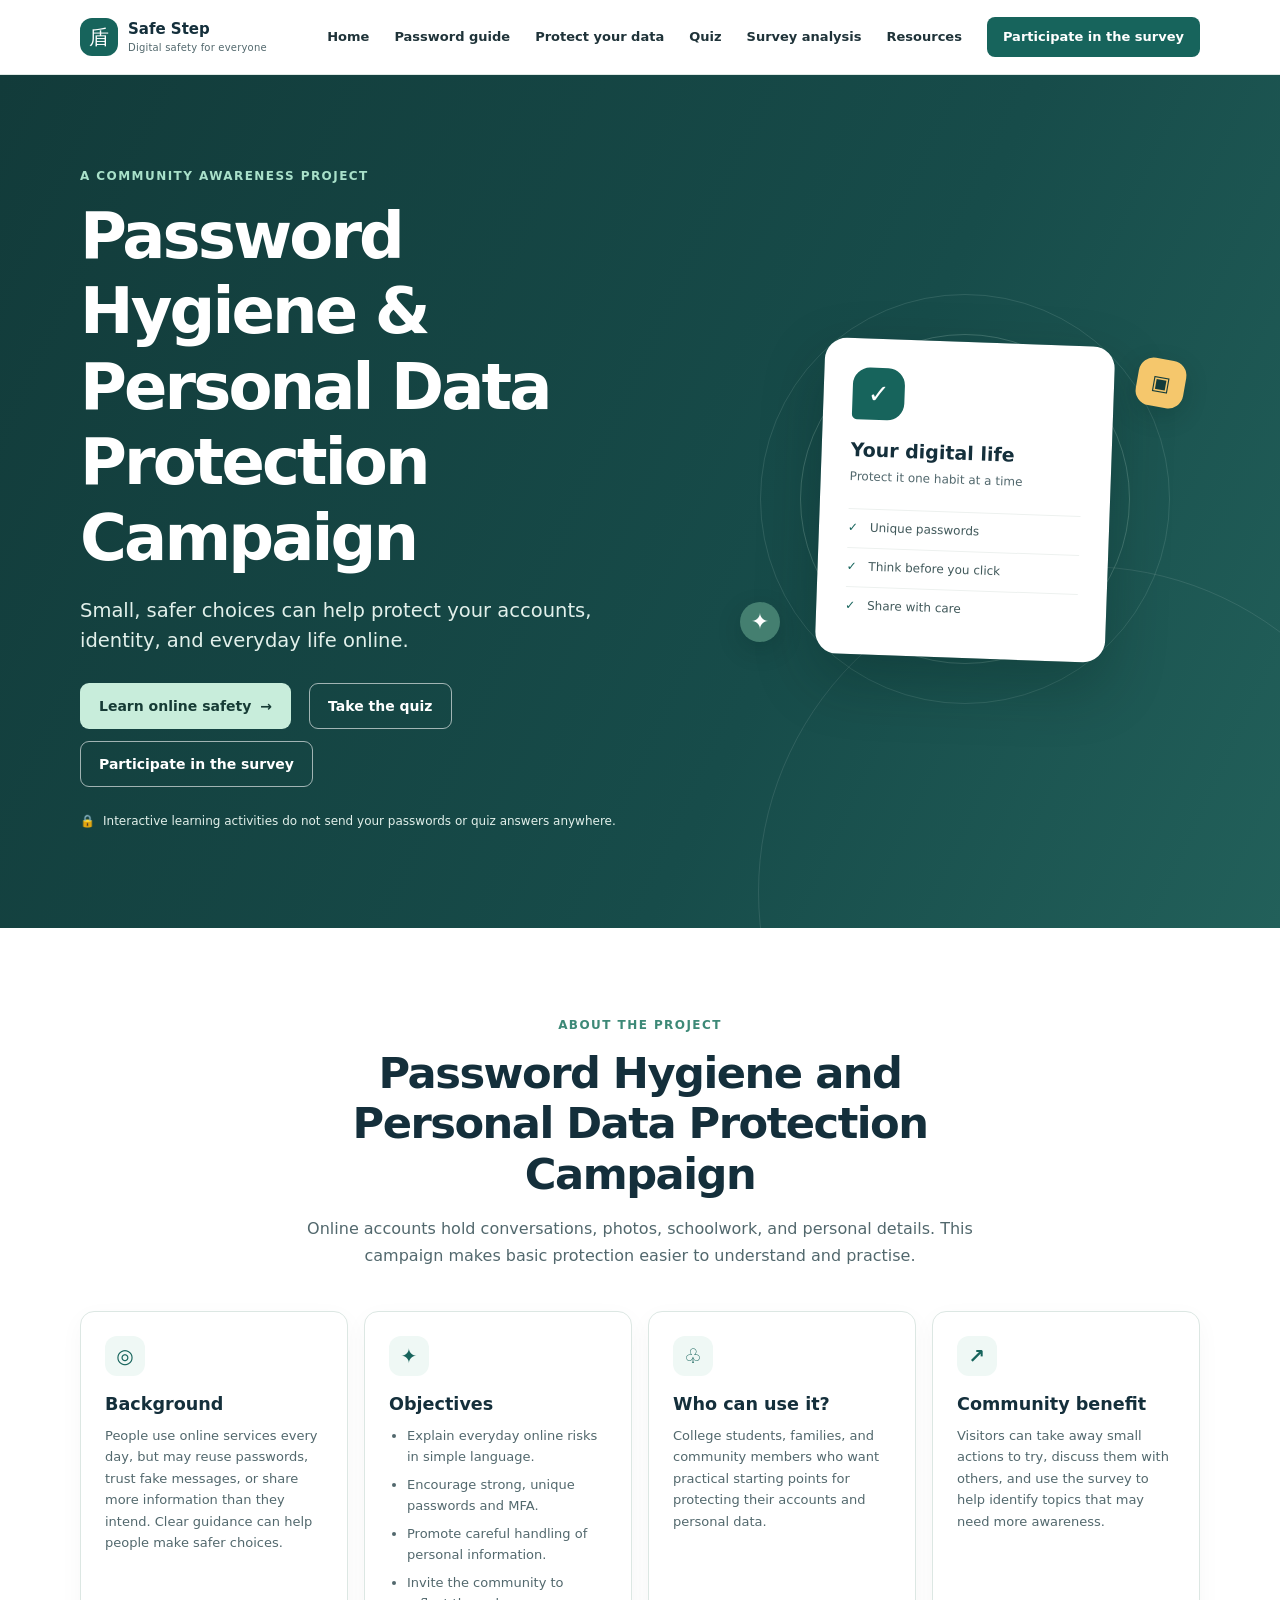
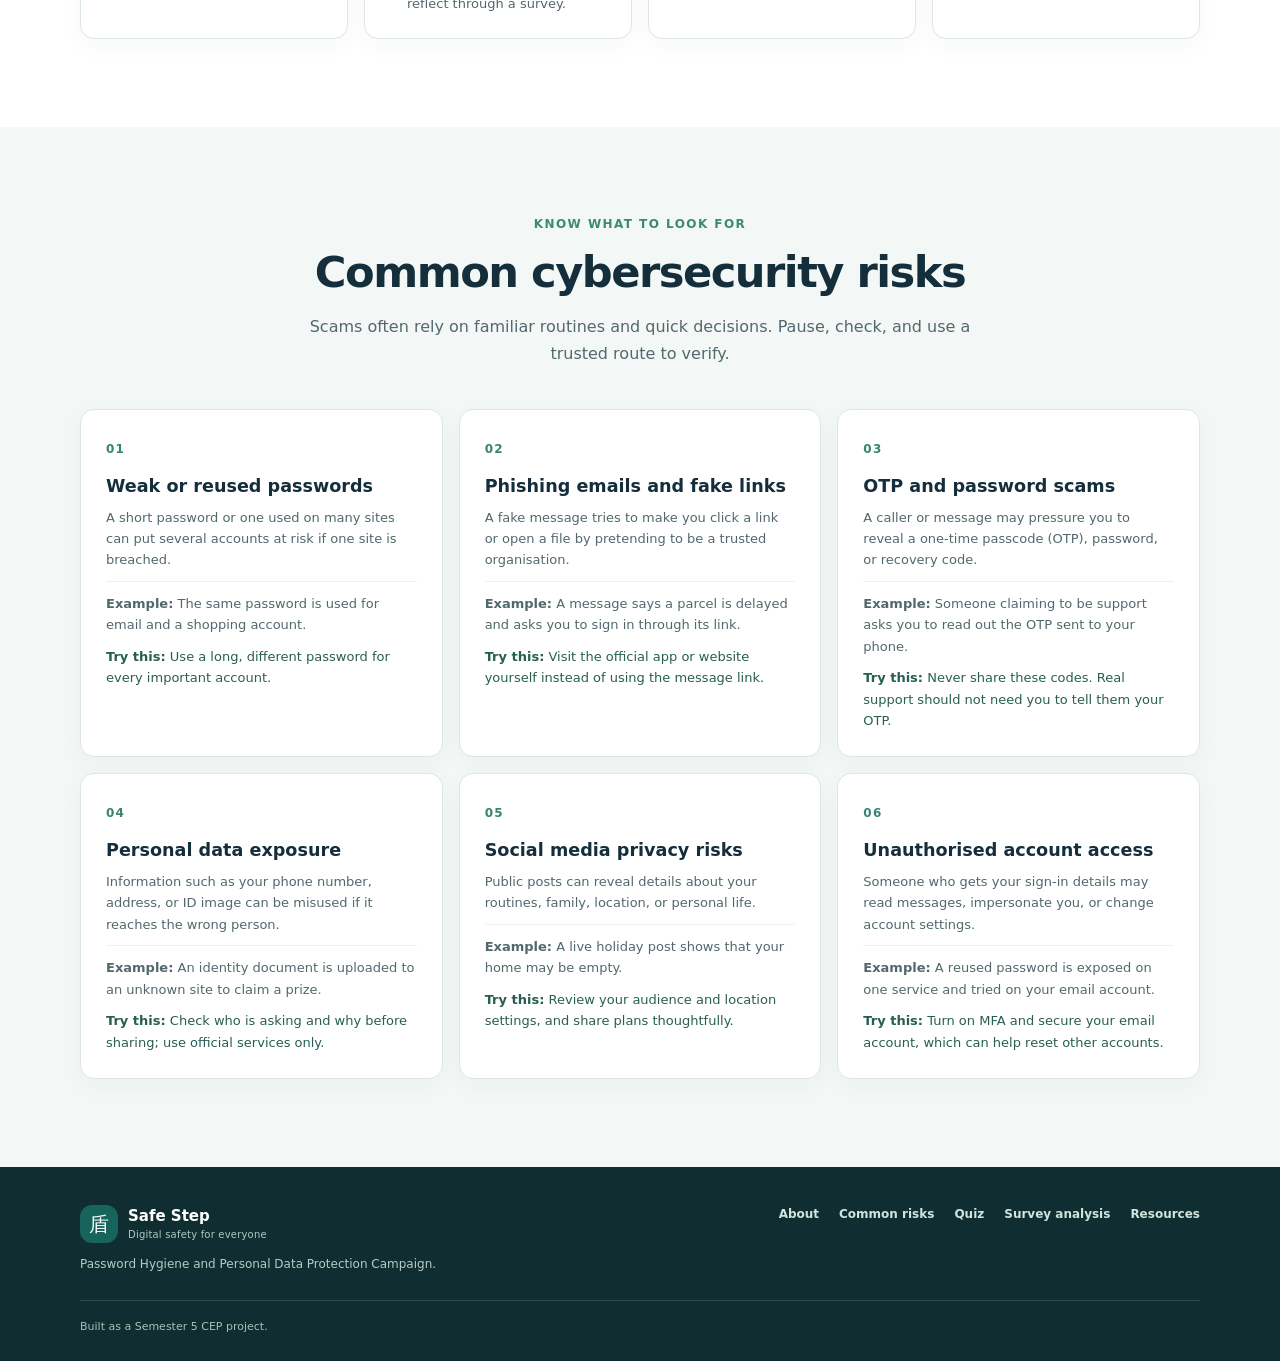
<file: Password Hygiene Project/index.html>
<!doctype html>
<html lang="en">
<head>
  <meta charset="utf-8">
  <meta name="viewport" content="width=device-width, initial-scale=1">
  <meta name="theme-color" content="#123b3a">
  <meta name="description" content="A student-friendly campaign about password hygiene and personal data protection.">
  <title>Password Hygiene &amp; Personal Data Protection Campaign</title>
  <link rel="stylesheet" href="assets/css/style.css">
  <script src="assets/js/script.js" defer></script>
</head>
<body>
  <a class="skip-link" href="#main">Skip to main content</a>
  <header class="site-header">
    <div class="container header-inner">
      <a class="brand" href="#home" aria-label="Safe Step home">
        <span class="brand-mark" aria-hidden="true">盾</span>
        <span>Safe Step<span class="brand-subtitle">Digital safety for everyone</span></span>
      </a>
      <button class="menu-toggle" type="button" aria-expanded="false" aria-controls="primary-nav">
        <span class="sr-only">Toggle navigation</span><span aria-hidden="true">☰</span>
      </button>
      <nav class="primary-nav" id="primary-nav" aria-label="Main navigation">
        <a href="#home">Home</a>
        <a href="password-guide.html">Password guide</a>
        <a href="data-protection.html">Protect your data</a>
        <a href="quiz.html">Quiz</a>
        <a href="analysis.html">Survey analysis</a>
        <a href="resources.html">Resources</a>
        <a class="nav-cta" href="survey.html">Participate in the survey</a>
      </nav>
    </div>
  </header>

  <main id="main">
    <section class="hero section" id="home">
      <div class="container hero-grid">
        <div class="hero-copy">
          <p class="eyebrow">A community awareness project</p>
          <h1>Password Hygiene &amp; Personal Data Protection Campaign</h1>
          <p class="hero-lead">Small, safer choices can help protect your accounts, identity, and everyday life online.</p>
          <div class="button-row">
            <a class="button button-primary" href="password-guide.html">Learn online safety <span aria-hidden="true">→</span></a>
            <a class="button button-outline" href="quiz.html">Take the quiz</a>
            <a class="button button-outline" href="survey.html">Participate in the survey</a>
          </div>
          <p class="privacy-note"><span aria-hidden="true">🔒</span> Interactive learning activities do not send your passwords or quiz answers anywhere.</p>
        </div>
        <div class="hero-visual" aria-label="Illustration of a protected digital account" role="img">
          <div class="orbit orbit-one"></div><div class="orbit orbit-two"></div>
          <div class="shield-card">
            <span class="shield-icon" aria-hidden="true">✓</span>
            <strong>Your digital life</strong>
            <span>Protect it one habit at a time</span>
            <div class="mini-check"><span aria-hidden="true">✓</span> Unique passwords</div>
            <div class="mini-check"><span aria-hidden="true">✓</span> Think before you click</div>
            <div class="mini-check"><span aria-hidden="true">✓</span> Share with care</div>
          </div>
          <span class="float-icon lock" aria-hidden="true">▣</span>
          <span class="float-icon sparkle" aria-hidden="true">✦</span>
        </div>
      </div>
    </section>

    <section class="section section-white" id="about">
      <div class="container">
        <div class="section-heading">
          <p class="eyebrow">About the project</p>
          <h2>Password Hygiene and Personal Data Protection Campaign</h2>
          <p>Online accounts hold conversations, photos, schoolwork, and personal details. This campaign makes basic protection easier to understand and practise.</p>
        </div>
        <div class="info-grid">
          <article class="info-card"><span class="card-icon" aria-hidden="true">◎</span><h3>Background</h3><p>People use online services every day, but may reuse passwords, trust fake messages, or share more information than they intend. Clear guidance can help people make safer choices.</p></article>
          <article class="info-card"><span class="card-icon" aria-hidden="true">✦</span><h3>Objectives</h3><ul class="compact-list"><li>Explain everyday online risks in simple language.</li><li>Encourage strong, unique passwords and MFA.</li><li>Promote careful handling of personal information.</li><li>Invite the community to reflect through a survey.</li></ul></article>
          <article class="info-card"><span class="card-icon" aria-hidden="true">♧</span><h3>Who can use it?</h3><p>College students, families, and community members who want practical starting points for protecting their accounts and personal data.</p></article>
          <article class="info-card"><span class="card-icon" aria-hidden="true">↗</span><h3>Community benefit</h3><p>Visitors can take away small actions to try, discuss them with others, and use the survey to help identify topics that may need more awareness.</p></article>
        </div>
      </div>
    </section>

    <section class="section section-tint" id="risks">
      <div class="container">
        <div class="section-heading">
          <p class="eyebrow">Know what to look for</p>
          <h2>Common cybersecurity risks</h2>
          <p>Scams often rely on familiar routines and quick decisions. Pause, check, and use a trusted route to verify.</p>
        </div>
        <div class="risk-grid">
          <article class="risk-card"><span class="risk-number">01</span><h3>Weak or reused passwords</h3><p>A short password or one used on many sites can put several accounts at risk if one site is breached.</p><p class="example"><strong>Example:</strong> The same password is used for email and a shopping account.</p><p class="tip"><strong>Try this:</strong> Use a long, different password for every important account.</p></article>
          <article class="risk-card"><span class="risk-number">02</span><h3>Phishing emails and fake links</h3><p>A fake message tries to make you click a link or open a file by pretending to be a trusted organisation.</p><p class="example"><strong>Example:</strong> A message says a parcel is delayed and asks you to sign in through its link.</p><p class="tip"><strong>Try this:</strong> Visit the official app or website yourself instead of using the message link.</p></article>
          <article class="risk-card"><span class="risk-number">03</span><h3>OTP and password scams</h3><p>A caller or message may pressure you to reveal a one-time passcode (OTP), password, or recovery code.</p><p class="example"><strong>Example:</strong> Someone claiming to be support asks you to read out the OTP sent to your phone.</p><p class="tip"><strong>Try this:</strong> Never share these codes. Real support should not need you to tell them your OTP.</p></article>
          <article class="risk-card"><span class="risk-number">04</span><h3>Personal data exposure</h3><p>Information such as your phone number, address, or ID image can be misused if it reaches the wrong person.</p><p class="example"><strong>Example:</strong> An identity document is uploaded to an unknown site to claim a prize.</p><p class="tip"><strong>Try this:</strong> Check who is asking and why before sharing; use official services only.</p></article>
          <article class="risk-card"><span class="risk-number">05</span><h3>Social media privacy risks</h3><p>Public posts can reveal details about your routines, family, location, or personal life.</p><p class="example"><strong>Example:</strong> A live holiday post shows that your home may be empty.</p><p class="tip"><strong>Try this:</strong> Review your audience and location settings, and share plans thoughtfully.</p></article>
          <article class="risk-card"><span class="risk-number">06</span><h3>Unauthorised account access</h3><p>Someone who gets your sign-in details may read messages, impersonate you, or change account settings.</p><p class="example"><strong>Example:</strong> A reused password is exposed on one service and tried on your email account.</p><p class="tip"><strong>Try this:</strong> Turn on MFA and secure your email account, which can help reset other accounts.</p></article>
        </div>
      </div>
    </section>

  </main>

  <footer class="site-footer">
    <div class="container footer-inner">
      <div><a class="brand brand-footer" href="#home"><span class="brand-mark" aria-hidden="true">盾</span><span>Safe Step<span class="brand-subtitle">Digital safety for everyone</span></span></a><p>Password Hygiene and Personal Data Protection Campaign.</p></div>
      <div class="footer-links"><a href="#about">About</a><a href="#risks">Common risks</a><a href="quiz.html">Quiz</a><a href="analysis.html">Survey analysis</a><a href="resources.html">Resources</a></div>
      <p class="copyright">Built as a Semester 5 CEP project.</p>
    </div>
  </footer>
</body>
</html>
</file>
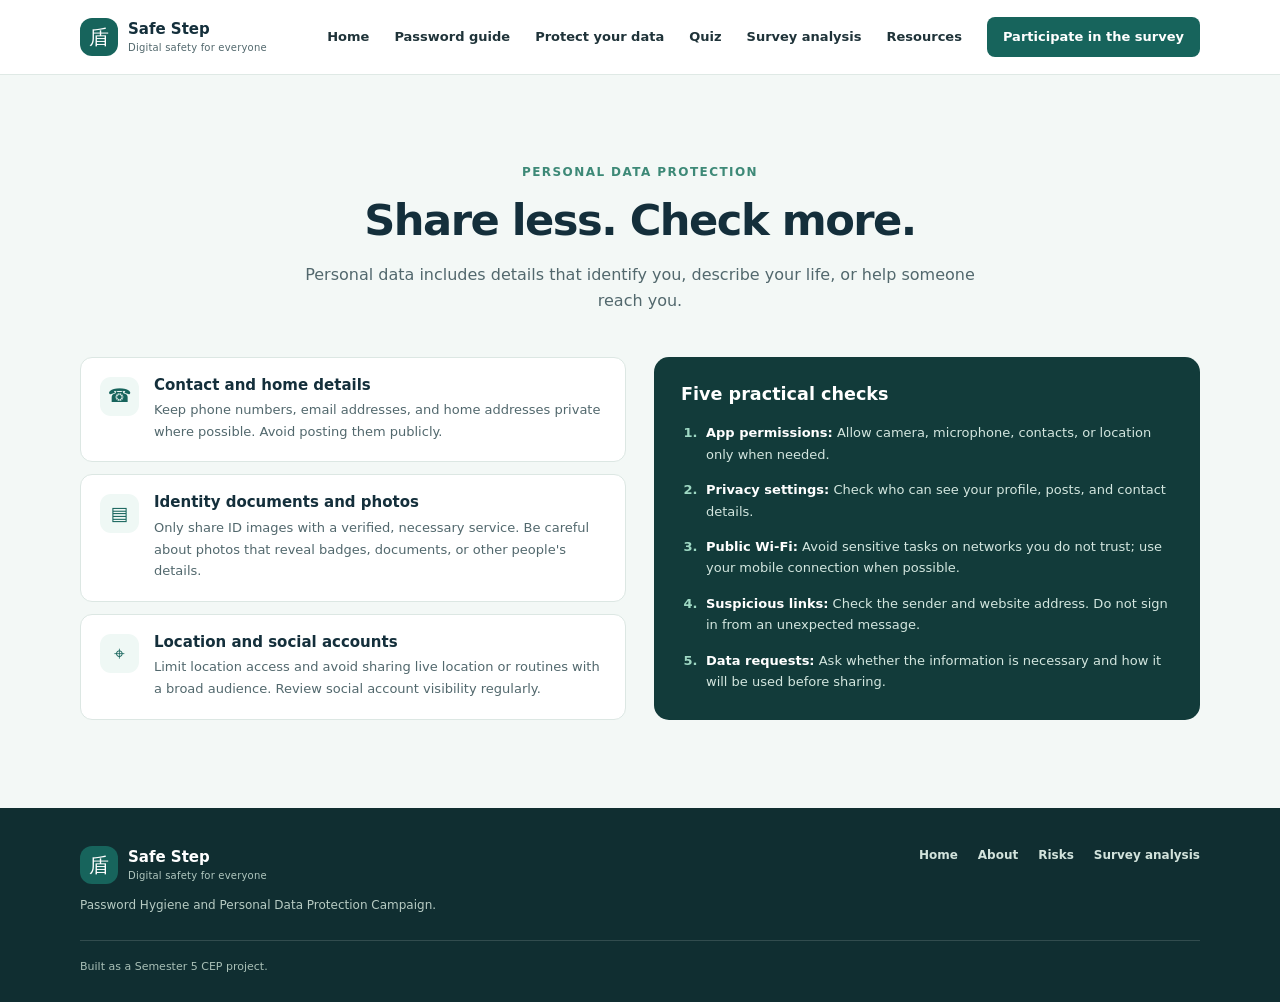
<file: Password Hygiene Project/data-protection.html>
<!doctype html>
<html lang="en">
<head>
  <meta charset="utf-8">
  <meta name="viewport" content="width=device-width, initial-scale=1">
  <meta name="theme-color" content="#123b3a">
  <meta name="description" content="Practical guidance for protecting personal information, devices, and social media accounts.">
  <title>Protect your data | Password Hygiene &amp; Personal Data Protection Campaign</title>
  <link rel="stylesheet" href="assets/css/style.css">
  <script src="assets/js/script.js" defer></script>
</head>
<body>
  <a class="skip-link" href="#main">Skip to main content</a>
  <header class="site-header">
    <div class="container header-inner">
      <a class="brand" href="index.html#home" aria-label="Safe Step home">
        <span class="brand-mark" aria-hidden="true">盾</span>
        <span>Safe Step<span class="brand-subtitle">Digital safety for everyone</span></span>
      </a>
      <button class="menu-toggle" type="button" aria-expanded="false" aria-controls="primary-nav">
        <span class="sr-only">Toggle navigation</span><span aria-hidden="true">☰</span>
      </button>
      <nav class="primary-nav" id="primary-nav" aria-label="Main navigation">
        <a href="index.html#home">Home</a>
        <a href="password-guide.html">Password guide</a>
        <a href="data-protection.html">Protect your data</a>
        <a href="quiz.html">Quiz</a>
        <a href="analysis.html">Survey analysis</a>
        <a href="resources.html">Resources</a>
        <a class="nav-cta" href="survey.html">Participate in the survey</a>
      </nav>
    </div>
  </header>
  <main id="main">
<section class="section section-tint" id="data">
      <div class="container">
        <div class="section-heading">
          <p class="eyebrow">Personal data protection</p>
          <h2>Share less. Check more.</h2>
          <p>Personal data includes details that identify you, describe your life, or help someone reach you.</p>
        </div>
        <div class="data-layout">
          <div class="data-items">
            <article><span aria-hidden="true">☎</span><div><h3>Contact and home details</h3><p>Keep phone numbers, email addresses, and home addresses private where possible. Avoid posting them publicly.</p></div></article>
            <article><span aria-hidden="true">▤</span><div><h3>Identity documents and photos</h3><p>Only share ID images with a verified, necessary service. Be careful about photos that reveal badges, documents, or other people's details.</p></div></article>
            <article><span aria-hidden="true">⌖</span><div><h3>Location and social accounts</h3><p>Limit location access and avoid sharing live location or routines with a broad audience. Review social account visibility regularly.</p></div></article>
          </div>
          <div class="tips-panel">
            <h3>Five practical checks</h3>
            <ol>
              <li><strong>App permissions:</strong> Allow camera, microphone, contacts, or location only when needed.</li>
              <li><strong>Privacy settings:</strong> Check who can see your profile, posts, and contact details.</li>
              <li><strong>Public Wi-Fi:</strong> Avoid sensitive tasks on networks you do not trust; use your mobile connection when possible.</li>
              <li><strong>Suspicious links:</strong> Check the sender and website address. Do not sign in from an unexpected message.</li>
              <li><strong>Data requests:</strong> Ask whether the information is necessary and how it will be used before sharing.</li>
            </ol>
          </div>
        </div>
      </div>
    </section>
  </main>
  <footer class="site-footer">
    <div class="container footer-inner">
      <div><a class="brand brand-footer" href="index.html#home"><span class="brand-mark" aria-hidden="true">盾</span><span>Safe Step<span class="brand-subtitle">Digital safety for everyone</span></span></a><p>Password Hygiene and Personal Data Protection Campaign.</p></div>
      <div class="footer-links"><a href="index.html#home">Home</a><a href="index.html#about">About</a><a href="index.html#risks">Risks</a><a href="analysis.html">Survey analysis</a></div>
      <p class="copyright">Built as a Semester 5 CEP project.</p>
    </div>
  </footer>
</body>
</html>
</file>
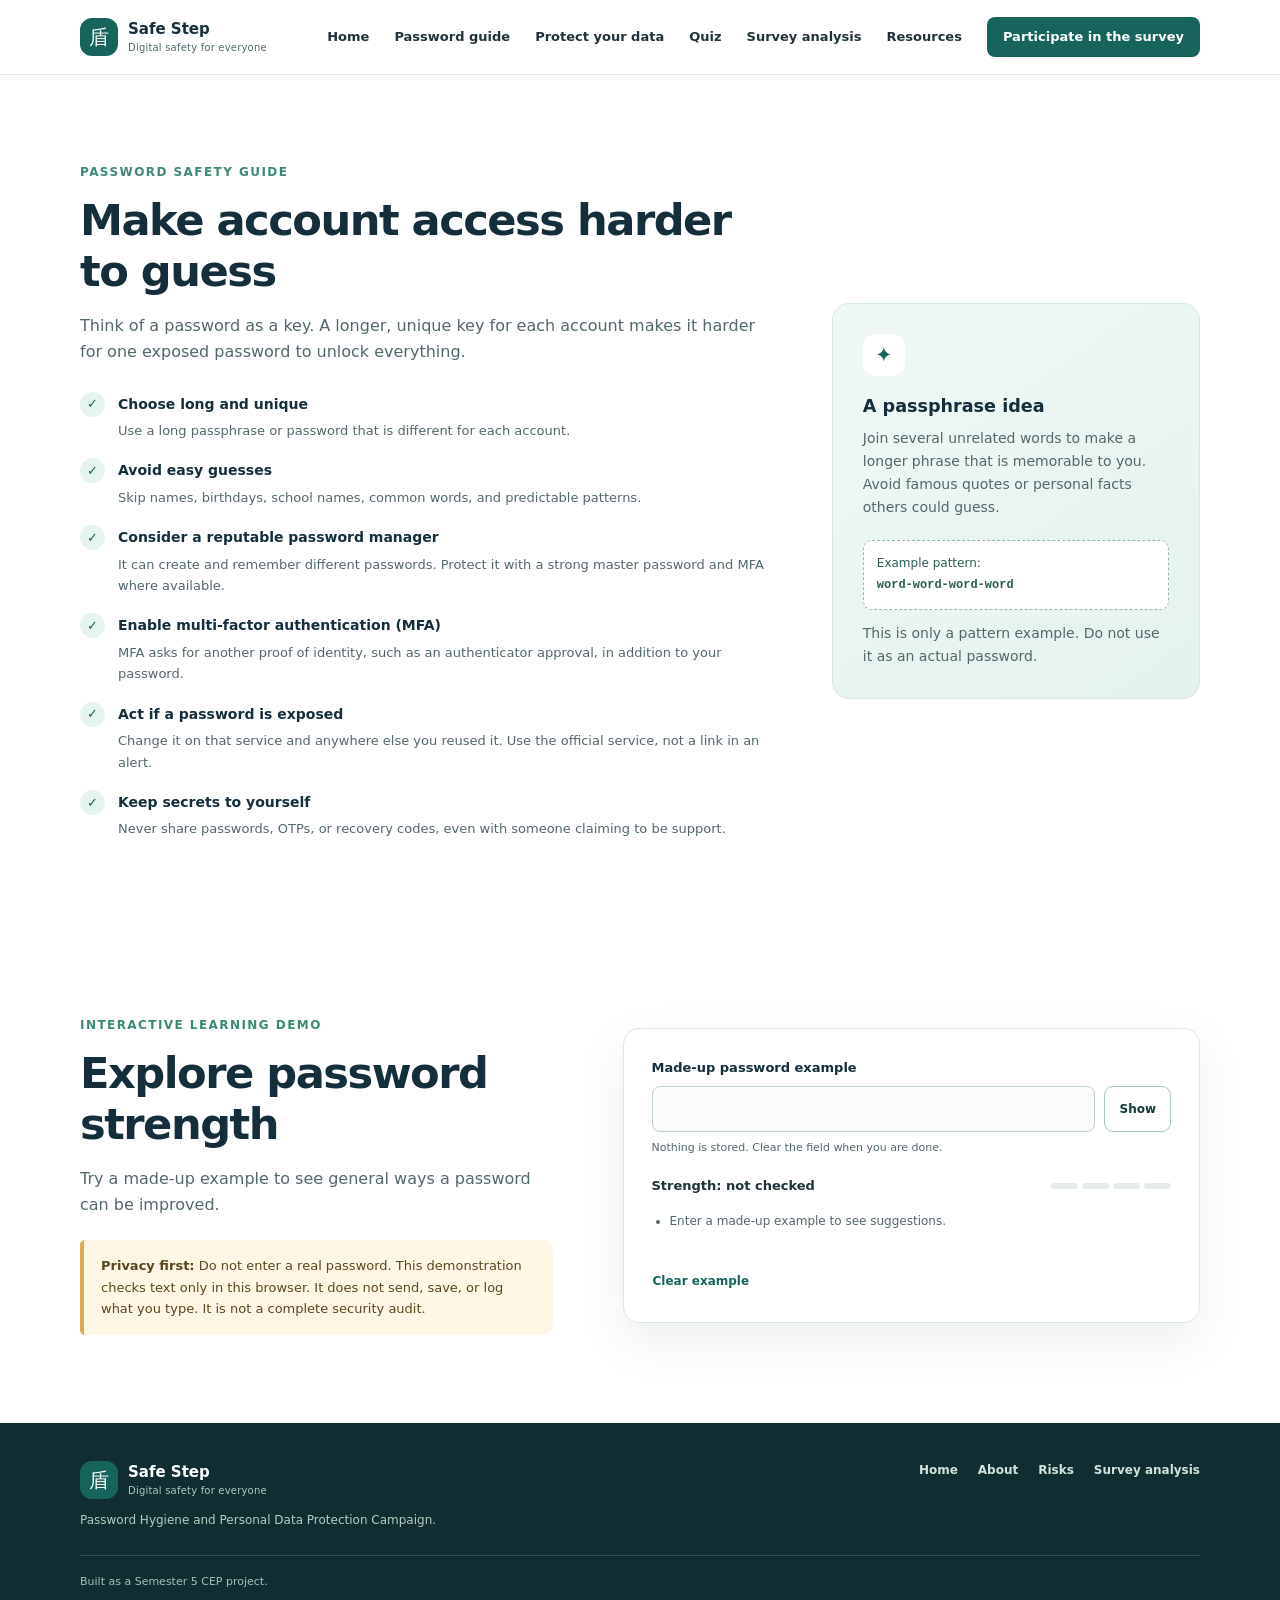
<file: Password Hygiene Project/password-guide.html>
<!doctype html>
<html lang="en">
<head>
  <meta charset="utf-8">
  <meta name="viewport" content="width=device-width, initial-scale=1">
  <meta name="theme-color" content="#123b3a">
  <meta name="description" content="Simple tips for creating unique passwords and a local password-strength learning demonstration.">
  <title>Password guide | Password Hygiene &amp; Personal Data Protection Campaign</title>
  <link rel="stylesheet" href="assets/css/style.css">
  <script src="assets/js/script.js" defer></script>
</head>
<body>
  <a class="skip-link" href="#main">Skip to main content</a>
  <header class="site-header">
    <div class="container header-inner">
      <a class="brand" href="index.html#home" aria-label="Safe Step home">
        <span class="brand-mark" aria-hidden="true">盾</span>
        <span>Safe Step<span class="brand-subtitle">Digital safety for everyone</span></span>
      </a>
      <button class="menu-toggle" type="button" aria-expanded="false" aria-controls="primary-nav">
        <span class="sr-only">Toggle navigation</span><span aria-hidden="true">☰</span>
      </button>
      <nav class="primary-nav" id="primary-nav" aria-label="Main navigation">
        <a href="index.html#home">Home</a>
        <a href="password-guide.html">Password guide</a>
        <a href="data-protection.html">Protect your data</a>
        <a href="quiz.html">Quiz</a>
        <a href="analysis.html">Survey analysis</a>
        <a href="resources.html">Resources</a>
        <a class="nav-cta" href="survey.html">Participate in the survey</a>
      </nav>
    </div>
  </header>
  <main id="main">
<section class="section section-white" id="passwords">
      <div class="container split-layout">
        <div>
          <p class="eyebrow">Password safety guide</p>
          <h2>Make account access harder to guess</h2>
          <p>Think of a password as a key. A longer, unique key for each account makes it harder for one exposed password to unlock everything.</p>
          <ul class="check-list">
            <li><span aria-hidden="true">✓</span><div><strong>Choose long and unique</strong><p>Use a long passphrase or password that is different for each account.</p></div></li>
            <li><span aria-hidden="true">✓</span><div><strong>Avoid easy guesses</strong><p>Skip names, birthdays, school names, common words, and predictable patterns.</p></div></li>
            <li><span aria-hidden="true">✓</span><div><strong>Consider a reputable password manager</strong><p>It can create and remember different passwords. Protect it with a strong master password and MFA where available.</p></div></li>
            <li><span aria-hidden="true">✓</span><div><strong>Enable multi-factor authentication (MFA)</strong><p>MFA asks for another proof of identity, such as an authenticator approval, in addition to your password.</p></div></li>
            <li><span aria-hidden="true">✓</span><div><strong>Act if a password is exposed</strong><p>Change it on that service and anywhere else you reused it. Use the official service, not a link in an alert.</p></div></li>
            <li><span aria-hidden="true">✓</span><div><strong>Keep secrets to yourself</strong><p>Never share passwords, OTPs, or recovery codes, even with someone claiming to be support.</p></div></li>
          </ul>
        </div>
        <aside class="callout-card">
          <span class="callout-icon" aria-hidden="true">✦</span>
          <h3>A passphrase idea</h3>
          <p>Join several unrelated words to make a longer phrase that is memorable to you. Avoid famous quotes or personal facts others could guess.</p>
          <div class="example-password">Example pattern: <span>word-word-word-word</span></div>
          <p class="small-note">This is only a pattern example. Do not use it as an actual password.</p>
        </aside>
      </div>
    </section>
<section class="section section-white" id="checker">
      <div class="container checker-layout">
        <div>
          <p class="eyebrow">Interactive learning demo</p>
          <h2>Explore password strength</h2>
          <p>Try a made-up example to see general ways a password can be improved.</p>
          <div class="privacy-warning"><strong>Privacy first:</strong> Do not enter a real password. This demonstration checks text only in this browser. It does not send, save, or log what you type. It is not a complete security audit.</div>
        </div>
        <div class="checker-card">
          <label for="password-demo">Made-up password example</label>
          <div class="input-with-button">
            <input id="password-demo" type="password" autocomplete="off" spellcheck="false" aria-describedby="checker-help strength-label">
            <button class="button button-small button-outline" id="toggle-password" type="button" aria-pressed="false">Show</button>
          </div>
          <p class="field-help" id="checker-help">Nothing is stored. Clear the field when you are done.</p>
          <div class="strength-row"><span id="strength-label" aria-live="polite">Strength: not checked</span><span class="strength-meter" id="strength-meter" aria-hidden="true"><i></i><i></i><i></i><i></i></span></div>
          <ul class="suggestions" id="password-suggestions" aria-live="polite"><li>Enter a made-up example to see suggestions.</li></ul>
          <button class="button button-text" id="clear-password" type="button">Clear example</button>
        </div>
      </div>
    </section>
  </main>
  <footer class="site-footer">
    <div class="container footer-inner">
      <div><a class="brand brand-footer" href="index.html#home"><span class="brand-mark" aria-hidden="true">盾</span><span>Safe Step<span class="brand-subtitle">Digital safety for everyone</span></span></a><p>Password Hygiene and Personal Data Protection Campaign.</p></div>
      <div class="footer-links"><a href="index.html#home">Home</a><a href="index.html#about">About</a><a href="index.html#risks">Risks</a><a href="analysis.html">Survey analysis</a></div>
      <p class="copyright">Built as a Semester 5 CEP project.</p>
    </div>
  </footer>
</body>
</html>
</file>
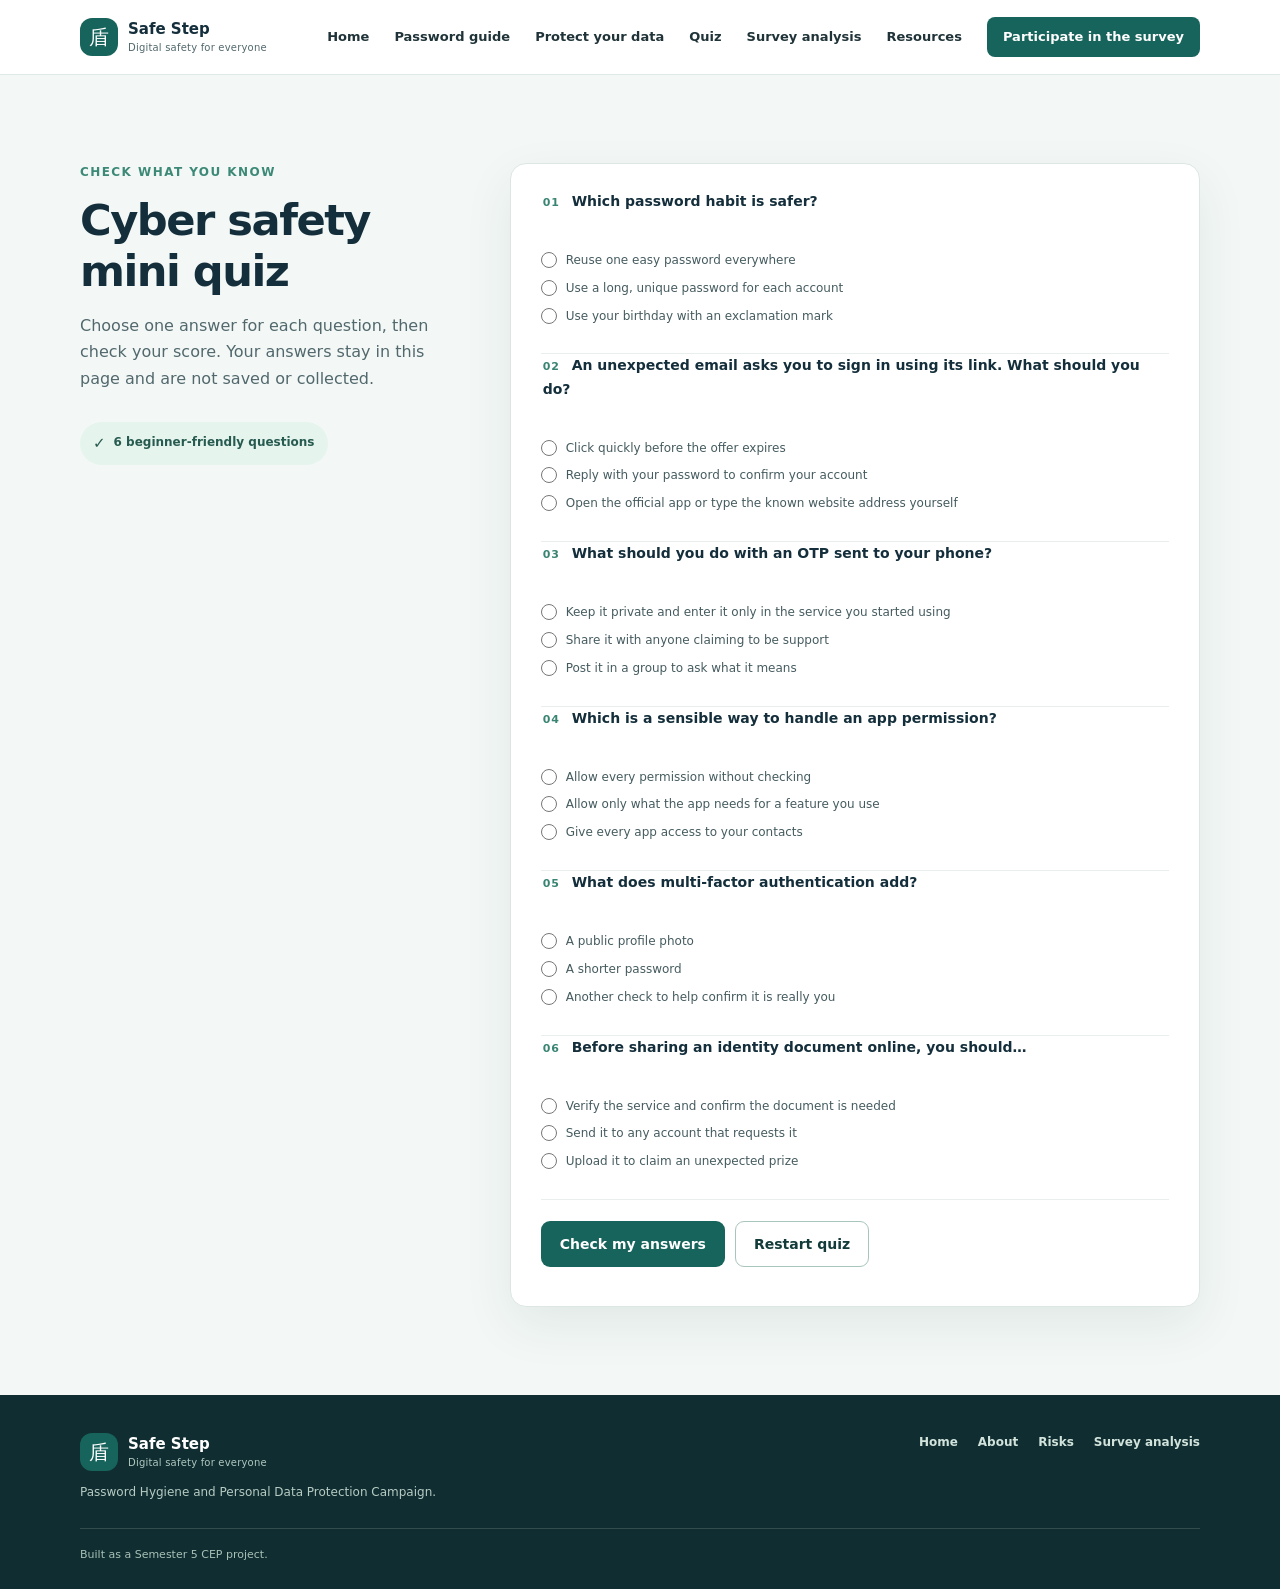
<file: Password Hygiene Project/quiz.html>
<!doctype html>
<html lang="en">
<head>
  <meta charset="utf-8">
  <meta name="viewport" content="width=device-width, initial-scale=1">
  <meta name="theme-color" content="#123b3a">
  <meta name="description" content="Test your understanding of password safety, phishing, and personal data protection.">
  <title>Cybersecurity awareness quiz | Password Hygiene &amp; Personal Data Protection Campaign</title>
  <link rel="stylesheet" href="assets/css/style.css">
  <script src="assets/js/script.js" defer></script>
</head>
<body>
  <a class="skip-link" href="#main">Skip to main content</a>
  <header class="site-header">
    <div class="container header-inner">
      <a class="brand" href="index.html#home" aria-label="Safe Step home">
        <span class="brand-mark" aria-hidden="true">盾</span>
        <span>Safe Step<span class="brand-subtitle">Digital safety for everyone</span></span>
      </a>
      <button class="menu-toggle" type="button" aria-expanded="false" aria-controls="primary-nav">
        <span class="sr-only">Toggle navigation</span><span aria-hidden="true">☰</span>
      </button>
      <nav class="primary-nav" id="primary-nav" aria-label="Main navigation">
        <a href="index.html#home">Home</a>
        <a href="password-guide.html">Password guide</a>
        <a href="data-protection.html">Protect your data</a>
        <a href="quiz.html">Quiz</a>
        <a href="analysis.html">Survey analysis</a>
        <a href="resources.html">Resources</a>
        <a class="nav-cta" href="survey.html">Participate in the survey</a>
      </nav>
    </div>
  </header>
  <main id="main">
<section class="section section-tint" id="quiz">
      <div class="container quiz-layout">
        <div>
          <p class="eyebrow">Check what you know</p>
          <h2>Cyber safety mini quiz</h2>
          <p>Choose one answer for each question, then check your score. Your answers stay in this page and are not saved or collected.</p>
          <div class="quiz-badge"><span aria-hidden="true">✓</span> 6 beginner-friendly questions</div>
        </div>
        <div class="quiz-card">
          <form id="quiz-form">
            <fieldset class="quiz-question" data-answer="b">
              <legend><span class="question-count">01</span> Which password habit is safer?</legend>
              <label><input type="radio" name="q1" value="a"> Reuse one easy password everywhere</label>
              <label><input type="radio" name="q1" value="b"> Use a long, unique password for each account</label>
              <label><input type="radio" name="q1" value="c"> Use your birthday with an exclamation mark</label>
              <p class="answer-feedback" aria-live="polite"></p>
            </fieldset>
            <fieldset class="quiz-question" data-answer="c">
              <legend><span class="question-count">02</span> An unexpected email asks you to sign in using its link. What should you do?</legend>
              <label><input type="radio" name="q2" value="a"> Click quickly before the offer expires</label>
              <label><input type="radio" name="q2" value="b"> Reply with your password to confirm your account</label>
              <label><input type="radio" name="q2" value="c"> Open the official app or type the known website address yourself</label>
              <p class="answer-feedback" aria-live="polite"></p>
            </fieldset>
            <fieldset class="quiz-question" data-answer="a">
              <legend><span class="question-count">03</span> What should you do with an OTP sent to your phone?</legend>
              <label><input type="radio" name="q3" value="a"> Keep it private and enter it only in the service you started using</label>
              <label><input type="radio" name="q3" value="b"> Share it with anyone claiming to be support</label>
              <label><input type="radio" name="q3" value="c"> Post it in a group to ask what it means</label>
              <p class="answer-feedback" aria-live="polite"></p>
            </fieldset>
            <fieldset class="quiz-question" data-answer="b">
              <legend><span class="question-count">04</span> Which is a sensible way to handle an app permission?</legend>
              <label><input type="radio" name="q4" value="a"> Allow every permission without checking</label>
              <label><input type="radio" name="q4" value="b"> Allow only what the app needs for a feature you use</label>
              <label><input type="radio" name="q4" value="c"> Give every app access to your contacts</label>
              <p class="answer-feedback" aria-live="polite"></p>
            </fieldset>
            <fieldset class="quiz-question" data-answer="c">
              <legend><span class="question-count">05</span> What does multi-factor authentication add?</legend>
              <label><input type="radio" name="q5" value="a"> A public profile photo</label>
              <label><input type="radio" name="q5" value="b"> A shorter password</label>
              <label><input type="radio" name="q5" value="c"> Another check to help confirm it is really you</label>
              <p class="answer-feedback" aria-live="polite"></p>
            </fieldset>
            <fieldset class="quiz-question" data-answer="a">
              <legend><span class="question-count">06</span> Before sharing an identity document online, you should…</legend>
              <label><input type="radio" name="q6" value="a"> Verify the service and confirm the document is needed</label>
              <label><input type="radio" name="q6" value="b"> Send it to any account that requests it</label>
              <label><input type="radio" name="q6" value="c"> Upload it to claim an unexpected prize</label>
              <p class="answer-feedback" aria-live="polite"></p>
            </fieldset>
            <div class="quiz-actions">
              <button class="button button-primary" type="submit">Check my answers</button>
              <button class="button button-outline" id="restart-quiz" type="button">Restart quiz</button>
            </div>
            <p class="quiz-result" id="quiz-result" role="status" aria-live="polite"></p>
          </form>
        </div>
      </div>
    </section>
  </main>
  <footer class="site-footer">
    <div class="container footer-inner">
      <div><a class="brand brand-footer" href="index.html#home"><span class="brand-mark" aria-hidden="true">盾</span><span>Safe Step<span class="brand-subtitle">Digital safety for everyone</span></span></a><p>Password Hygiene and Personal Data Protection Campaign.</p></div>
      <div class="footer-links"><a href="index.html#home">Home</a><a href="index.html#about">About</a><a href="index.html#risks">Risks</a><a href="analysis.html">Survey analysis</a></div>
      <p class="copyright">Built as a Semester 5 CEP project.</p>
    </div>
  </footer>
</body>
</html>
</file>
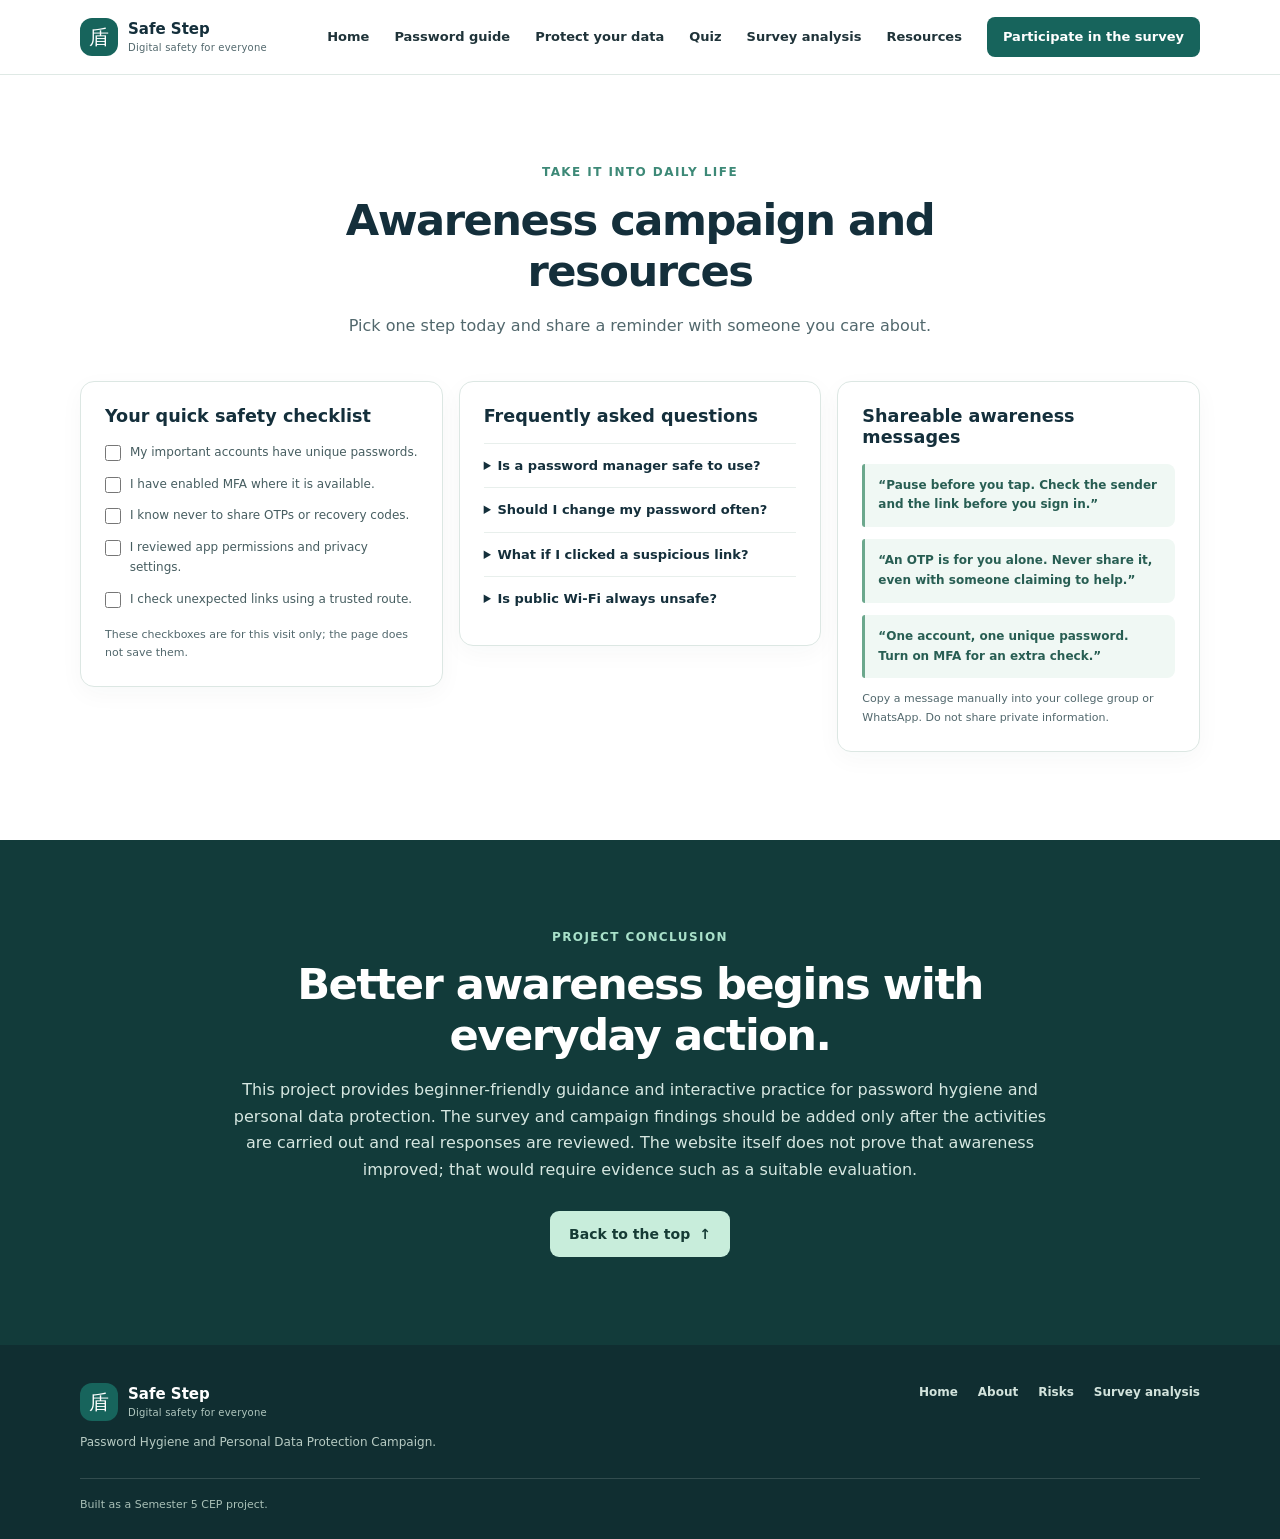
<file: Password Hygiene Project/resources.html>
<!doctype html>
<html lang="en">
<head>
  <meta charset="utf-8">
  <meta name="viewport" content="width=device-width, initial-scale=1">
  <meta name="theme-color" content="#123b3a">
  <meta name="description" content="A practical digital safety checklist, common questions, shareable awareness messages, and project conclusion.">
  <title>Awareness resources | Password Hygiene &amp; Personal Data Protection Campaign</title>
  <link rel="stylesheet" href="assets/css/style.css">
  <script src="assets/js/script.js" defer></script>
</head>
<body>
  <a class="skip-link" href="#main">Skip to main content</a>
  <header class="site-header">
    <div class="container header-inner">
      <a class="brand" href="index.html#home" aria-label="Safe Step home">
        <span class="brand-mark" aria-hidden="true">盾</span>
        <span>Safe Step<span class="brand-subtitle">Digital safety for everyone</span></span>
      </a>
      <button class="menu-toggle" type="button" aria-expanded="false" aria-controls="primary-nav">
        <span class="sr-only">Toggle navigation</span><span aria-hidden="true">☰</span>
      </button>
      <nav class="primary-nav" id="primary-nav" aria-label="Main navigation">
        <a href="index.html#home">Home</a>
        <a href="password-guide.html">Password guide</a>
        <a href="data-protection.html">Protect your data</a>
        <a href="quiz.html">Quiz</a>
        <a href="analysis.html">Survey analysis</a>
        <a href="resources.html">Resources</a>
        <a class="nav-cta" href="survey.html">Participate in the survey</a>
      </nav>
    </div>
  </header>
  <main id="main">
<section class="section section-white" id="campaign">
      <div class="container">
        <div class="section-heading">
          <p class="eyebrow">Take it into daily life</p>
          <h2>Awareness campaign and resources</h2>
          <p>Pick one step today and share a reminder with someone you care about.</p>
        </div>
        <div class="campaign-grid">
          <article class="campaign-card checklist-card">
            <h3>Your quick safety checklist</h3>
            <label><input type="checkbox"> My important accounts have unique passwords.</label>
            <label><input type="checkbox"> I have enabled MFA where it is available.</label>
            <label><input type="checkbox"> I know never to share OTPs or recovery codes.</label>
            <label><input type="checkbox"> I reviewed app permissions and privacy settings.</label>
            <label><input type="checkbox"> I check unexpected links using a trusted route.</label>
            <p class="small-note">These checkboxes are for this visit only; the page does not save them.</p>
          </article>
          <article class="campaign-card">
            <h3>Frequently asked questions</h3>
            <details><summary>Is a password manager safe to use?</summary><p>A reputable manager can help you create and remember unique passwords. Research the provider, protect the manager account, and enable MFA if offered.</p></details>
            <details><summary>Should I change my password often?</summary><p>Change it promptly if it may have been exposed, if you shared it, or if the service advises you to. Avoid predictable routine changes that only alter one character.</p></details>
            <details><summary>What if I clicked a suspicious link?</summary><p>Do not enter details. If you did, use the official service to change the affected password, enable MFA, and contact the service through a trusted channel.</p></details>
            <details><summary>Is public Wi-Fi always unsafe?</summary><p>Not always, but a network may not be trustworthy. Avoid sensitive actions when unsure and use your mobile connection when available.</p></details>
          </article>
          <article class="campaign-card share-card">
            <h3>Shareable awareness messages</h3>
            <blockquote>“Pause before you tap. Check the sender and the link before you sign in.”</blockquote>
            <blockquote>“An OTP is for you alone. Never share it, even with someone claiming to help.”</blockquote>
            <blockquote>“One account, one unique password. Turn on MFA for an extra check.”</blockquote>
            <p class="small-note">Copy a message manually into your college group or WhatsApp. Do not share private information.</p>
          </article>
        </div>
      </div>
    </section>
<section class="section conclusion-section" id="conclusion">
      <div class="container conclusion-inner">
        <p class="eyebrow">Project conclusion</p>
        <h2>Better awareness begins with everyday action.</h2>
        <p>This project provides beginner-friendly guidance and interactive practice for password hygiene and personal data protection. The survey and campaign findings should be added only after the activities are carried out and real responses are reviewed. The website itself does not prove that awareness improved; that would require evidence such as a suitable evaluation.</p>
        <a class="button button-light" href="index.html#home">Back to the top <span aria-hidden="true">↑</span></a>
      </div>
    </section>
  </main>
  <footer class="site-footer">
    <div class="container footer-inner">
      <div><a class="brand brand-footer" href="index.html#home"><span class="brand-mark" aria-hidden="true">盾</span><span>Safe Step<span class="brand-subtitle">Digital safety for everyone</span></span></a><p>Password Hygiene and Personal Data Protection Campaign.</p></div>
      <div class="footer-links"><a href="index.html#home">Home</a><a href="index.html#about">About</a><a href="index.html#risks">Risks</a><a href="analysis.html">Survey analysis</a></div>
      <p class="copyright">Built as a Semester 5 CEP project.</p>
    </div>
  </footer>
</body>
</html>
</file>
<file: Password Hygiene Project/assets/css/style.css>
/* Core palette, spacing, and typography */
:root {
  color-scheme: light;
  --navy: #142f3b;
  --green: #17645c;
  --green-dark: #123b3a;
  --mint: #dff2eb;
  --mint-soft: #eff8f5;
  --ink: #1f3339;
  --muted: #52686d;
  --line: #dce7e3;
  --white: #fff;
  --accent: #e4a94b;
  --danger: #a63e3e;
  --shadow: 0 18px 50px rgba(19, 52, 53, .08);
  font-family: Inter, ui-sans-serif, system-ui, -apple-system, BlinkMacSystemFont, "Segoe UI", sans-serif;
  font-synthesis: none;
  text-rendering: optimizeLegibility;
}

* { box-sizing: border-box; }
html { scroll-behavior: smooth; scroll-padding-top: 88px; }
body { margin: 0; color: var(--ink); background: var(--white); line-height: 1.65; }
a { color: var(--green); }
a:hover { color: var(--green-dark); }
button, input { font: inherit; }
button, a, input { -webkit-tap-highlight-color: transparent; }
button:focus-visible, a:focus-visible, input:focus-visible, summary:focus-visible {
  outline: 3px solid #c77b13;
  outline-offset: 3px;
}
.container { width: min(1120px, calc(100% - 40px)); margin-inline: auto; }
.section { padding: 88px 0; }
.section-white { background: var(--white); }
.section-tint { background: #f3f8f6; }
.sr-only { position: absolute; width: 1px; height: 1px; padding: 0; margin: -1px; overflow: hidden; clip: rect(0, 0, 0, 0); white-space: nowrap; border: 0; }
.skip-link { position: fixed; z-index: 100; top: 8px; left: 8px; transform: translateY(-150%); background: #fff; padding: 10px 14px; border-radius: 8px; }
.skip-link:focus { transform: translateY(0); }

.site-header { position: sticky; top: 0; z-index: 20; background: rgba(255,255,255,.97); border-bottom: 1px solid rgba(220,231,227,.9); backdrop-filter: blur(10px); }
.header-inner { min-height: 74px; display: flex; align-items: center; justify-content: space-between; gap: 24px; }
.brand { display: inline-flex; align-items: center; gap: 10px; color: var(--navy); font-size: 15px; line-height: 1.2; font-weight: 800; text-decoration: none; }
.brand-mark { display: grid; place-items: center; width: 38px; height: 38px; color: #fff; background: var(--green); border-radius: 12px; font-size: 20px; }
.brand-subtitle { display: block; margin-top: 4px; color: var(--muted); font-size: 10px; font-weight: 500; letter-spacing: .02em; }
.primary-nav { display: flex; align-items: center; gap: clamp(12px, 2vw, 25px); }
.primary-nav a, .footer-links a { color: var(--ink); font-size: 13px; font-weight: 650; text-decoration: none; }
.primary-nav a:hover, .footer-links a:hover { color: var(--green); }
.primary-nav .nav-cta { padding: 9px 16px; color: #fff; background: var(--green); border-radius: 8px; }
.primary-nav .nav-cta:hover { color: #fff; background: var(--green-dark); }
.menu-toggle { display: none; width: 42px; height: 42px; border: 1px solid var(--line); border-radius: 9px; background: #fff; color: var(--green-dark); font-size: 21px; cursor: pointer; }

.hero { position: relative; overflow: hidden; padding: 92px 0 96px; color: #fff; background: linear-gradient(115deg, #123b3a, #174c4a 62%, #22605a); }
.hero::after { position: absolute; right: -130px; bottom: -290px; width: 650px; height: 650px; border: 1px solid rgba(255,255,255,.1); border-radius: 50%; content: ""; }
.hero-grid { position: relative; z-index: 1; display: grid; grid-template-columns: 1.12fr .88fr; align-items: center; gap: 52px; }
.eyebrow { margin: 0 0 12px; color: #3d8977; font-size: 12px; font-weight: 800; letter-spacing: .12em; text-transform: uppercase; }
.hero .eyebrow { color: #a9e1ca; }
h1, h2, h3, p { margin-top: 0; }
h1, h2, h3 { color: var(--navy); line-height: 1.18; }
h1 { max-width: 720px; margin-bottom: 20px; color: #fff; font-size: clamp(2.35rem, 5vw, 4.1rem); letter-spacing: -.045em; }
h2 { margin-bottom: 16px; font-size: clamp(1.9rem, 3.8vw, 2.7rem); letter-spacing: -.035em; }
h3 { margin-bottom: 10px; font-size: 1.1rem; }
.hero p:not(.eyebrow) { max-width: 620px; color: #e2f0eb; }
.hero-lead { font-size: 1.22rem; line-height: 1.5; }
.button-row { display: flex; flex-wrap: wrap; align-items: center; gap: 12px 18px; margin-top: 28px; }
.button { min-height: 46px; display: inline-flex; align-items: center; justify-content: center; gap: 9px; padding: 11px 18px; border: 1px solid transparent; border-radius: 9px; font-weight: 750; font-size: 14px; line-height: 1.2; text-decoration: none; cursor: pointer; transition: background-color .15s ease, transform .15s ease; }
.button:hover { transform: translateY(-1px); }
.button-primary { color: #fff; background: var(--green); }
.button-primary:hover { color: #fff; background: var(--green-dark); }
.hero .button-primary { color: #163b35; background: #c8eddb; }
.hero .button-primary:hover { background: #dff6e9; color: #163b35; }
.button-outline { color: var(--green-dark); background: transparent; border-color: #a8c5bb; }
.button-outline:hover { background: var(--mint-soft); }
.hero .button-outline { color: #fff; border-color: rgba(255,255,255,.6); }
.hero .button-outline:hover { background: rgba(255,255,255,.1); }
.text-link { color: #e2f0eb; font-size: 14px; font-weight: 700; }
.text-link:hover { color: #fff; }
.privacy-note { display: flex; align-items: center; gap: 8px; margin: 25px 0 0; font-size: 12px; }
.hero-visual { position: relative; min-height: 370px; display: grid; place-items: center; }
.orbit { position: absolute; width: 330px; height: 330px; border: 1px solid rgba(217,247,234,.2); border-radius: 50%; }
.orbit-two { width: 410px; height: 410px; border-color: rgba(217,247,234,.12); }
.shield-card { position: relative; z-index: 1; width: min(290px, 85%); padding: 28px; color: var(--ink); background: #fff; border: 1px solid rgba(255,255,255,.7); border-radius: 22px; box-shadow: 0 24px 60px rgba(4,28,26,.28); transform: rotate(2deg); }
.shield-card strong, .shield-card > span:not(.shield-icon) { display: block; }
.shield-card strong { margin: 15px 0 2px; color: var(--navy); font-size: 19px; }
.shield-card > span:not(.shield-icon) { margin-bottom: 21px; color: var(--muted); font-size: 12px; }
.shield-icon { width: 52px; height: 52px; display: grid; place-items: center; color: #fff; background: var(--green); border-radius: 17px 17px 17px 5px; font-size: 26px; }
.mini-check { padding: 9px 0; border-top: 1px solid #edf1ef; color: #40585a; font-size: 12px; }
.mini-check span { color: var(--green); margin-right: 8px; font-weight: 900; }
.float-icon { position: absolute; z-index: 2; display: grid; place-items: center; width: 48px; height: 48px; color: var(--green-dark); background: #f5c76c; border-radius: 15px; box-shadow: 0 8px 24px rgba(3,35,31,.2); }
.lock { top: 45px; right: 15px; transform: rotate(10deg); font-size: 20px; }
.sparkle { bottom: 42px; left: 10px; width: 40px; height: 40px; color: #fff; background: #447f70; border-radius: 50%; font-size: 22px; }

.section-heading { max-width: 700px; margin: 0 auto 42px; text-align: center; }
.section-heading > p:last-child { margin-bottom: 0; color: var(--muted); }
.info-grid { display: grid; grid-template-columns: repeat(4, 1fr); gap: 16px; }
.info-card, .risk-card, .campaign-card { padding: 24px; background: #fff; border: 1px solid var(--line); border-radius: 14px; box-shadow: 0 7px 24px rgba(20,47,59,.035); }
.card-icon { display: grid; place-items: center; width: 40px; height: 40px; margin-bottom: 18px; color: var(--green); background: var(--mint-soft); border-radius: 12px; font-size: 20px; font-weight: 800; }
.info-card p, .info-card li { color: var(--muted); font-size: 13px; }
.compact-list { margin: 0; padding-left: 18px; }
.compact-list li + li { margin-top: 6px; }
.risk-grid { display: grid; grid-template-columns: repeat(3, 1fr); gap: 16px; }
.risk-card { position: relative; padding: 25px; }
.risk-number { display: inline-block; margin-bottom: 16px; color: #398472; font-size: 12px; font-weight: 850; letter-spacing: .1em; }
.risk-card p { margin-bottom: 10px; color: var(--muted); font-size: 13px; }
.risk-card .example { padding-top: 11px; border-top: 1px solid #edf1ef; }
.risk-card .tip { margin-bottom: 0; color: #285e53; }

.split-layout { display: grid; grid-template-columns: 1.3fr .7fr; gap: 68px; align-items: center; }
.split-layout > div > p:not(.eyebrow) { color: var(--muted); }
.check-list { display: grid; gap: 16px; margin: 25px 0 0; padding: 0; list-style: none; }
.check-list > li { display: flex; align-items: flex-start; gap: 13px; }
.check-list > li > span { flex: 0 0 auto; display: grid; place-items: center; width: 25px; height: 25px; margin-top: 1px; color: #17645c; background: #e5f4ed; border-radius: 50%; font-size: 13px; font-weight: 900; }
.check-list strong { color: var(--navy); font-size: 14px; }
.check-list p { margin: 3px 0 0; color: var(--muted); font-size: 13px; }
.callout-card { padding: 30px; background: linear-gradient(145deg, #f0f8f5, #e4f2ed); border: 1px solid #d4e9df; border-radius: 17px; }
.callout-icon { display: grid; place-items: center; width: 42px; height: 42px; margin-bottom: 20px; color: #17645c; background: #fff; border-radius: 13px; font-size: 21px; }
.callout-card p { color: var(--muted); font-size: 14px; }
.example-password { margin: 20px 0 12px; padding: 13px; color: #285e53; background: #fff; border: 1px dashed #92b9a9; border-radius: 9px; font-size: 12px; }
.example-password span { display: block; margin-top: 3px; font-family: ui-monospace, SFMono-Regular, Menlo, monospace; font-weight: 750; }
.small-note { color: var(--muted); font-size: 11px; }
.callout-card .small-note { margin: 0; }

.data-layout { display: grid; grid-template-columns: 1fr 1fr; gap: 28px; align-items: stretch; }
.data-items { display: grid; gap: 12px; }
.data-items article { display: flex; gap: 15px; padding: 19px; background: #fff; border: 1px solid var(--line); border-radius: 12px; }
.data-items article > span { flex: 0 0 auto; display: grid; place-items: center; width: 39px; height: 39px; color: var(--green); background: var(--mint-soft); border-radius: 11px; font-size: 19px; }
.data-items h3 { margin-bottom: 5px; font-size: 15px; }
.data-items p { margin: 0; color: var(--muted); font-size: 13px; }
.tips-panel { padding: 27px; color: #eaf5f0; background: var(--green-dark); border-radius: 15px; }
.tips-panel h3 { color: #fff; }
.tips-panel ol { display: grid; gap: 14px; margin: 18px 0 0; padding-left: 21px; }
.tips-panel li { padding-left: 4px; color: #d3e6df; font-size: 13px; }
.tips-panel li::marker { color: #9ed8c3; font-weight: 800; }
.tips-panel strong { color: #fff; }

.checker-layout { display: grid; grid-template-columns: .9fr 1.1fr; gap: 70px; align-items: center; }
.checker-layout > div:first-child > p:not(.eyebrow) { color: var(--muted); }
.privacy-warning { margin-top: 22px; padding: 15px 17px; color: #59471d; background: #fff7e6; border-left: 4px solid #e4a94b; border-radius: 5px 10px 10px 5px; font-size: 13px; }
.checker-card, .quiz-card { padding: 28px; background: #fff; border: 1px solid var(--line); border-radius: 16px; box-shadow: var(--shadow); }
.checker-card label { display: block; margin-bottom: 8px; color: var(--navy); font-size: 13px; font-weight: 750; }
.input-with-button { display: flex; gap: 9px; }
.input-with-button input { min-width: 0; flex: 1; height: 46px; padding: 10px 12px; color: var(--ink); background: #fbfdfc; border: 1px solid #bfcfca; border-radius: 8px; }
.button-small { min-height: 42px; padding: 8px 14px; font-size: 12px; }
.field-help { margin: 7px 0 18px; color: var(--muted); font-size: 11px; }
.strength-row { display: flex; align-items: center; justify-content: space-between; gap: 14px; font-size: 13px; font-weight: 750; }
.strength-meter { display: flex; gap: 4px; }
.strength-meter i { display: block; width: 27px; height: 6px; background: #e6ece9; border-radius: 5px; }
.strength-meter[data-level="1"] i:nth-child(-n+1) { background: #b84a4a; }
.strength-meter[data-level="2"] i:nth-child(-n+2) { background: #d18c30; }
.strength-meter[data-level="3"] i:nth-child(-n+3) { background: #92aa39; }
.strength-meter[data-level="4"] i { background: #278163; }
.suggestions { min-height: 50px; margin: 15px 0 5px; padding-left: 18px; color: var(--muted); font-size: 12px; }
.suggestions li + li { margin-top: 4px; }
.button-text { min-height: auto; padding: 5px 0; color: var(--green); background: transparent; font-size: 12px; }
.button-text:hover { text-decoration: underline; }

.quiz-layout { display: grid; grid-template-columns: .7fr 1.3fr; gap: 58px; align-items: start; }
.quiz-layout > div:first-child > p:not(.eyebrow) { color: var(--muted); }
.quiz-badge { display: inline-flex; align-items: center; gap: 8px; margin-top: 14px; padding: 9px 13px; color: #275b50; background: #e5f4ed; border-radius: 30px; font-size: 12px; font-weight: 700; }
.quiz-badge span { font-size: 15px; }
.quiz-card { padding: 26px 30px; }
.quiz-question { margin: 0; padding: 19px 0; border: 0; border-bottom: 1px solid #e8efec; }
.quiz-question legend { width: 100%; margin-bottom: 11px; color: var(--navy); font-size: 14px; font-weight: 750; }
.question-count { margin-right: 7px; color: #398472; font-size: 11px; letter-spacing: .08em; }
.quiz-question label { display: flex; align-items: flex-start; gap: 9px; margin: 8px 0; color: #455b5f; font-size: 12px; cursor: pointer; }
.quiz-question input { flex: 0 0 auto; width: 16px; height: 16px; margin: 1px 0 0; accent-color: var(--green); }
.answer-feedback { margin: 7px 0 0; font-size: 12px; font-weight: 700; }
.answer-feedback.correct { color: #206d4f; }
.answer-feedback.incorrect { color: #a63e3e; }
.quiz-actions { display: flex; flex-wrap: wrap; gap: 10px; padding-top: 21px; }
.quiz-result { margin: 13px 0 0; color: var(--green-dark); font-size: 14px; font-weight: 750; }

.survey-section-wrap { display: grid; gap: 25px; }
.survey-card { display: grid; grid-template-columns: .65fr 1.35fr; align-items: center; gap: 48px; padding: 42px; background: #f2f8f5; border: 1px solid #dcece4; border-radius: 20px; }
.survey-card > div:last-child > p:not(.eyebrow) { color: var(--muted); }
.analysis-page-link { margin-top: 7px; }
.survey-art { position: relative; width: 190px; height: 175px; display: grid; place-items: center; justify-self: center; color: #fff; background: var(--green); border-radius: 27px 27px 27px 7px; box-shadow: 15px 16px 0 #d2e9dd; transform: rotate(-5deg); }
.survey-art span { font-size: 76px; font-weight: 800; }
.survey-art i { position: absolute; width: 39px; height: 7px; background: #b9e0cd; border-radius: 5px; transform: rotate(5deg); }
.survey-art i:nth-of-type(1) { right: -22px; top: 37px; }
.survey-art i:nth-of-type(2) { right: -22px; top: 57px; width: 29px; }
.survey-art i:nth-of-type(3) { left: -15px; bottom: 30px; width: 29px; }
.survey-status { margin: 14px 0; color: #835b17 !important; font-size: 13px; font-weight: 700; }
.survey-status.survey-error { color: #a63e3e !important; }
.survey-response-count { margin: 0; color: var(--green-dark); font-size: 12px; font-weight: 700; }
.survey-form { padding: 30px 34px; background: #fff; border: 1px solid var(--line); border-radius: 16px; box-shadow: var(--shadow); }
.survey-progress { margin-bottom: 12px; }
.survey-progress-label { display: flex; justify-content: space-between; gap: 12px; margin-bottom: 7px; color: var(--muted); font-size: 12px; font-weight: 700; }
.survey-progress-label span:last-child { color: var(--green-dark); }
.survey-progress progress { display: block; width: 100%; height: 9px; overflow: hidden; appearance: none; border: 0; border-radius: 10px; background: #e6efe9; }
.survey-progress progress::-webkit-progress-bar { background: #e6efe9; border-radius: 10px; }
.survey-progress progress::-webkit-progress-value { background: #398472; border-radius: 10px; transition: width .18s ease; }
.survey-progress progress::-moz-progress-bar { background: #398472; border-radius: 10px; }
.survey-step[hidden], .survey-final-step[hidden], .survey-step-actions [hidden] { display: none !important; }
.survey-step { min-height: 220px; display: flex; align-items: flex-start; }
.survey-question { margin: 0; padding: 19px 0; border: 0; border-bottom: 1px solid #e8efec; }
.survey-step .survey-question { width: 100%; }
.survey-question legend { width: 100%; margin-bottom: 11px; color: var(--navy); font-size: 14px; font-weight: 750; }
.survey-question label { display: flex; align-items: flex-start; gap: 9px; margin: 8px 0; color: #455b5f; font-size: 13px; cursor: pointer; }
.survey-question input { flex: 0 0 auto; width: 16px; height: 16px; margin: 2px 0 0; accent-color: var(--green); }
.survey-consent { display: flex; align-items: flex-start; gap: 11px; margin: 22px 0; color: #455b5f; font-size: 12px; }
.survey-consent input { flex: 0 0 auto; width: 18px; height: 18px; margin: 2px 0 0; accent-color: var(--green); }
.survey-form button:disabled { opacity: .6; cursor: wait; }
.survey-step-actions { display: flex; justify-content: space-between; gap: 12px; margin-top: 20px; padding-top: 17px; border-top: 1px solid #e8efec; }
.survey-final-step { padding-top: 18px; }
.survey-final-step h3 { margin-bottom: 8px; }
.survey-final-step > p { color: var(--muted); font-size: 13px; }
.survey-step-actions [hidden] { display: none; }
.survey-storage-note { margin: 16px 0 0; color: var(--muted); font-size: 11px; }
.analysis-content { min-height: 155px; }
.pending-state { display: flex; gap: 18px; max-width: 820px; margin: 0 auto; padding: 25px; background: #fff; border: 1px dashed #a9c5b9; border-radius: 13px; }
.pending-icon { flex: 0 0 auto; display: grid; place-items: center; width: 43px; height: 43px; color: #397a68; background: #e9f5ef; border-radius: 13px; font-size: 23px; }
.pending-state h3 { margin: 1px 0 6px; }
.pending-state p { margin: 0; color: var(--muted); font-size: 13px; }
.analysis-method { max-width: 820px; margin: 16px auto 0; color: var(--muted); font-size: 12px; text-align: center; }
.analysis-question h3 { margin-bottom: 14px; font-size: 15px; }
.analysis-meta { margin: -12px 0 24px; color: var(--muted); font-size: 13px; text-align: center; }
.analysis-content > .analysis-summary { display: grid; grid-template-columns: repeat(4, 1fr); gap: 13px; max-width: 100%; margin-bottom: 25px; }
.analysis-stat { padding: 17px 18px; color: #fff; background: var(--green-dark); border-radius: 13px; }
.analysis-stat strong { display: block; color: #c8eddb; font-size: 30px; line-height: 1.2; }
.analysis-stat span { display: block; margin-top: 6px; font-size: 12px; line-height: 1.4; }
.analysis-refresh { margin-bottom: 6px; }
#live-analysis-charts { display: grid; grid-template-columns: repeat(2, minmax(0, 1fr)); gap: 16px; }
#live-analysis-charts .analysis-question { width: 100%; margin: 0; }
#live-analysis-charts .analysis-source { margin: 0 0 12px; }
#live-analysis-charts .analysis-bar-row { grid-template-columns: minmax(90px, 1fr) minmax(40px, 1.2fr) 78px; gap: 8px; overflow-wrap: anywhere; }
.analysis-live-findings { margin-top: 25px; padding: 22px 24px; background: #fff; border: 1px solid var(--line); border-radius: 13px; }
.analysis-live-findings h3 { margin-bottom: 8px; }
.analysis-live-findings ul { display: grid; gap: 9px; margin: 0; padding-left: 20px; color: var(--muted); font-size: 12px; }
.analysis-live-findings li strong { color: var(--navy); }
.analysis-content .analysis-method { max-width: none; }
.analysis-index { display: grid; grid-template-columns: 1fr 1fr; gap: 22px; margin-bottom: 38px; padding: 22px 25px; background: #fff; border: 1px solid var(--line); border-radius: 14px; }
.analysis-index h3 { margin: 0 0 8px; font-size: 15px; }
.analysis-index ol { display: grid; grid-template-columns: 1fr 1fr; gap: 4px 20px; margin: 0; padding-left: 20px; color: #398472; }
.analysis-index li { padding: 2px 0; font-size: 12px; }
.analysis-index a { text-decoration: none; }
.analysis-index a:hover { text-decoration: underline; }
.analysis-heading { margin: 38px 0 8px; font-size: 23px; }
.analysis-intro { margin: 0 0 17px; color: var(--muted); font-size: 13px; }
.analysis-two { display: grid; grid-template-columns: 1fr 1fr; gap: 18px; margin-bottom: 18px; }
.analysis-question { min-width: 0; margin: 0 0 17px; padding: 21px; background: #fff; border: 1px solid var(--line); border-radius: 13px; }
.analysis-question figcaption { margin-bottom: 15px; color: var(--navy); font-size: 14px; }
.analysis-caption-note { display: block; color: var(--muted); font-size: 11px; font-weight: 400; }
.analysis-table-title { margin: 0 0 14px; font-size: 15px; }
.analysis-bars { display: grid; gap: 10px; }
.analysis-bar-row { display: grid; grid-template-columns: minmax(130px, 1fr) minmax(60px, 1.4fr) 72px; align-items: center; gap: 10px; color: #455b5f; font-size: 12px; }
.analysis-bar-row b { color: var(--navy); font-size: 11px; text-align: right; white-space: nowrap; }
.analysis-bar-track { height: 11px; overflow: hidden; background: #eaf0ed; border-radius: 8px; }
.analysis-bar-track i { display: block; height: 100%; min-width: 0; background: #398472; border-radius: inherit; }
.analysis-bar-track i.bar-amber { background: #d18c30; }
.analysis-bar-track i.bar-rust { background: #b5543a; }
.analysis-source { margin: 13px 0 0; color: var(--muted); font-size: 11px; }
.analysis-legend { display: flex; flex-wrap: wrap; gap: 8px 15px; margin-bottom: 13px; color: var(--muted); font-size: 11px; }
.analysis-legend span { white-space: nowrap; }
.analysis-legend i { display: inline-block; width: 10px; height: 10px; margin-right: 5px; border-radius: 3px; vertical-align: -1px; }
.legend-never, .seg-never { background: #b5543a !important; }
.legend-rarely, .seg-rarely { background: #d99a4b !important; }
.legend-sometimes, .seg-sometimes { background: #9cc7b6 !important; }
.legend-always, .seg-always { background: #2f6359 !important; }
.analysis-stacked-bars { display: grid; gap: 15px; }
.analysis-stack-row { display: grid; grid-template-columns: minmax(180px, .8fr) 1.2fr; gap: 13px; align-items: center; color: #455b5f; font-size: 12px; }
.analysis-stack { display: flex; height: 25px; overflow: hidden; background: #eaf0ed; border-radius: 6px; }
.analysis-stack i { display: flex; min-width: 0; align-items: center; justify-content: center; color: #fff; font-size: 10px; font-style: normal; font-weight: 750; }
.analysis-callout { margin: 0 0 17px; padding: 14px 17px; color: #59471d; background: #fff7e6; border-left: 4px solid #e4a94b; border-radius: 4px 9px 9px 4px; font-size: 12px; }
.analysis-findings { display: grid; gap: 10px; margin: 0 0 18px; padding-left: 22px; color: var(--muted); font-size: 13px; }
.analysis-findings strong { color: var(--navy); }
.analysis-limitations { padding: 18px 21px; color: #59471d; background: #fff7e6; border: 1px solid #f0dfb9; border-radius: 12px; }
.analysis-limitations ul { display: grid; gap: 9px; margin: 0; padding-left: 20px; font-size: 12px; }
.analysis-method { max-width: none; margin: 16px 0 26px; padding: 14px 17px; color: var(--muted); background: #f4f8f6; border-radius: 9px; font-size: 12px; text-align: left; }
.analysis-page-title { color: var(--navy); font-size: clamp(2rem, 4vw, 3rem); }
.analysis-page-actions { display: flex; flex-wrap: wrap; gap: 12px; margin-top: 28px; }
.website-response-card { margin-top: 18px; padding: 18px 21px; background: #fff; border: 1px solid var(--line); border-radius: 12px; }
.website-response-card h3 { margin: 0 0 10px; color: var(--green-dark); }
.website-response-card .analysis-intro { margin-top: 13px; }

.campaign-grid { display: grid; grid-template-columns: 1fr 1fr 1fr; gap: 16px; align-items: start; }
.campaign-card { padding: 24px; }
.campaign-card h3 { margin-bottom: 16px; }
.checklist-card label { display: flex; align-items: flex-start; gap: 9px; margin: 12px 0; color: #465d60; font-size: 12px; cursor: pointer; }
.checklist-card input { width: 16px; height: 16px; margin: 2px 0 0; accent-color: var(--green); }
.checklist-card .small-note { margin: 16px 0 0; }
details { padding: 11px 0; border-top: 1px solid #e8efec; }
summary { color: var(--navy); font-size: 13px; font-weight: 750; cursor: pointer; }
details p { margin: 8px 0 2px; color: var(--muted); font-size: 12px; }
.share-card blockquote { margin: 0 0 12px; padding: 12px 13px; color: #285e53; background: #f0f8f4; border-left: 3px solid #6ca88d; border-radius: 3px 8px 8px 3px; font-size: 12px; font-weight: 650; }
.share-card .small-note { margin-bottom: 0; }
.conclusion-section { color: #eaf5f0; background: var(--green-dark); }
.conclusion-inner { max-width: 820px; text-align: center; }
.conclusion-section .eyebrow { color: #a9e1ca; }
.conclusion-section h2 { color: #fff; }
.conclusion-section p:not(.eyebrow) { color: #d6e7e1; }
.button-light { margin-top: 12px; color: #163b35; background: #c8eddb; }
.button-light:hover { color: #163b35; background: #e0f5e9; }

.site-footer { padding: 38px 0 25px; color: #d2e3dc; background: #102e31; }
.footer-inner { display: grid; grid-template-columns: 1.2fr .8fr; gap: 25px; }
.brand-footer { color: #fff; }
.brand-footer .brand-subtitle { color: #b0c7bf; }
.footer-inner > div:first-child > p { margin: 12px 0 0; color: #b7cbc3; font-size: 12px; }
.footer-links { display: flex; flex-wrap: wrap; justify-content: flex-end; align-content: flex-start; gap: 12px 20px; }
.footer-links a { color: #d2e3dc; font-size: 12px; }
.copyright { grid-column: 1 / -1; margin: 0; padding-top: 17px; color: #a9c0b7; border-top: 1px solid rgba(255,255,255,.14); font-size: 11px; }

@media (max-width: 940px) {
  .primary-nav { gap: 12px; }
  .primary-nav a { font-size: 12px; }
  .info-grid { grid-template-columns: repeat(2, 1fr); }
  .campaign-grid { grid-template-columns: 1fr 1fr; }
  .share-card { grid-column: 1 / -1; }
}
@media (max-width: 760px) {
  .section { padding: 65px 0; }
  .container { width: min(100% - 32px, 600px); }
  .header-inner { min-height: 66px; }
  .menu-toggle { display: block; }
  .primary-nav { position: absolute; top: calc(100% + 1px); left: 0; right: 0; display: none; align-items: stretch; padding: 12px 20px 18px; background: #fff; border-bottom: 1px solid var(--line); box-shadow: 0 14px 22px rgba(20,47,59,.08); }
  .primary-nav.is-open { display: flex; flex-direction: column; }
  .primary-nav a { padding: 9px 5px; font-size: 14px; }
  .primary-nav .nav-cta { padding: 11px 14px; text-align: center; }
  .hero { padding: 65px 0 70px; }
  .hero-grid, .split-layout, .data-layout, .checker-layout, .quiz-layout, .survey-card { grid-template-columns: 1fr; gap: 32px; }
  .hero-grid { gap: 28px; }
  .hero-visual { min-height: 310px; }
  .orbit { width: 280px; height: 280px; }
  .orbit-two { width: 330px; height: 330px; }
  .risk-grid { grid-template-columns: repeat(2, 1fr); }
  .split-layout { gap: 35px; }
  .checker-layout, .quiz-layout { gap: 28px; }
  .survey-card { padding: 30px 24px; gap: 28px; }
  .survey-form { padding: 24px 20px; }
  .survey-step { min-height: 200px; }
  .survey-art { width: 145px; height: 130px; }
  .survey-art span { font-size: 60px; }
  .analysis-content > .analysis-summary { grid-template-columns: repeat(2, 1fr); }
  .analysis-two, .analysis-index { grid-template-columns: 1fr; }
  #live-analysis-charts { grid-template-columns: 1fr; }
  .analysis-index ol { grid-template-columns: 1fr 1fr; }
  .analysis-stack-row { grid-template-columns: 1fr; gap: 6px; }
}
@media (max-width: 520px) {
  .container { width: calc(100% - 30px); }
  .section { padding: 55px 0; }
  .hero { padding: 54px 0 58px; }
  h1 { font-size: clamp(2.15rem, 11vw, 3rem); }
  .hero-lead { font-size: 1.08rem; }
  .button-row { align-items: stretch; }
  .button-row .button { width: 100%; }
  .text-link { width: 100%; padding: 4px 0; text-align: center; }
  .hero-visual { min-height: 280px; }
  .orbit { width: 240px; height: 240px; }
  .orbit-two { width: 290px; height: 290px; }
  .shield-card { width: 250px; padding: 22px; }
  .lock { right: 0; }
  .sparkle { left: 0; }
  .info-grid, .risk-grid, .campaign-grid { grid-template-columns: 1fr; }
  .share-card { grid-column: auto; }
  .info-card, .risk-card, .campaign-card { padding: 21px; }
  .checker-card, .quiz-card { padding: 20px 17px; }
  .quiz-actions .button { flex: 1; }
  .survey-card { padding: 25px 19px; }
  .survey-form { padding: 20px 16px; }
  .survey-step { min-height: 190px; }
  .pending-state { padding: 19px; }
  .footer-inner { grid-template-columns: 1fr; }
  .footer-links { justify-content: flex-start; }
  .copyright { grid-column: auto; }
  .analysis-content > .analysis-summary { gap: 8px; }
  .analysis-stat { padding: 13px; }
  .analysis-stat strong { font-size: 25px; }
  #live-analysis-charts .analysis-bar-row { grid-template-columns: minmax(82px, 1fr) minmax(35px, 1.1fr) 72px; font-size: 11px; }
  .analysis-live-findings { padding: 17px; }
  .analysis-index { padding: 17px; }
  .analysis-index ol { grid-template-columns: 1fr; }
  .analysis-question { padding: 16px; }
  .analysis-bar-row { grid-template-columns: minmax(100px, 1fr) 1fr 65px; gap: 7px; font-size: 11px; }
}
@media (prefers-reduced-motion: reduce) {
  *, *::before, *::after { scroll-behavior: auto !important; transition-duration: .01ms !important; animation-duration: .01ms !important; animation-iteration-count: 1 !important; }
}
</file>
